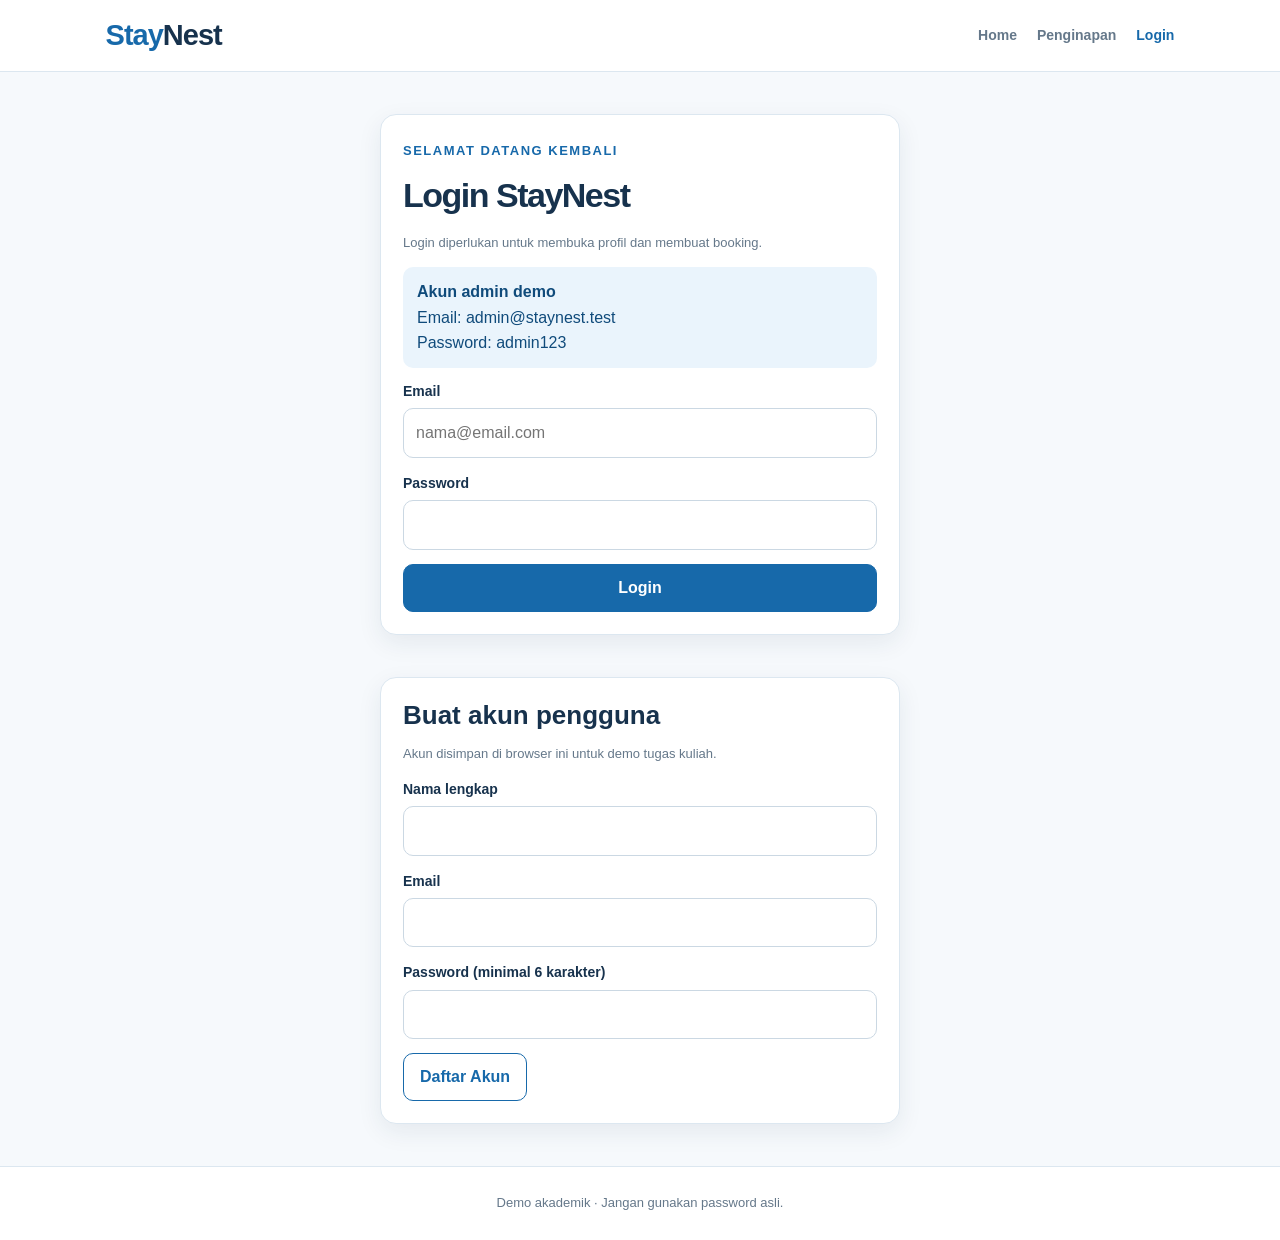
<file: admin.html>
<!DOCTYPE html>
<html lang="id">
<head>
    <meta charset="UTF-8">
    <meta name="viewport" content="width=device-width, initial-scale=1.0">
    <title>Admin Panel | StayNest</title>
    <link rel="stylesheet" href="css/style.css">
    <script src="js/app.js" defer></script>
</head>
<body>
    <header class="site-header">
        <div class="container navbar">
            <a class="brand" href="index.html"><span>Stay</span>Nest</a>
            <nav class="nav-links" aria-label="Navigasi utama">
                <a href="index.html">Home</a>
                <a href="penginapan.html">Penginapan</a>
                <a href="login.html" data-login-link>Login</a>
                <a href="profil.html" data-profile-link class="hidden">Profil</a>
                <a class="active" href="admin.html" data-admin-link>Admin Panel</a>
                <button class="secondary hidden" type="button" data-logout-button>Keluar</button>
            </nav>
        </div>
    </header>

    <main class="section">
        <div class="container">
            <span class="eyebrow">Pengelolaan website</span>
            <h1 style="font-size: 38px;">Admin Panel</h1>
            <p class="lead">Kelola data penginapan, kategori, fasilitas, koordinat marker, dan status booking demo.</p>
            <div data-admin-message class="notice hidden" role="status"></div>

            <div class="stats">
                <div class="stat">
                    <span class="muted">Penginapan</span>
                    <strong data-stay-total>0</strong>
                </div>
                <div class="stat">
                    <span class="muted">Booking</span>
                    <strong data-booking-total>0</strong>
                </div>
                <div class="stat">
                    <span class="muted">Pengguna terdaftar</span>
                    <strong data-user-total>0</strong>
                </div>
            </div>

            <section class="panel" style="margin-bottom: 28px;">
                <h2>Tambah Penginapan</h2>
                <p class="muted">Isi koordinat latitude dan longitude supaya marker bisa muncul di Google Maps.</p>
                <form data-admin-form>
                    <div class="grid" style="grid-template-columns: repeat(2, minmax(0, 1fr));">
                        <div class="field">
                            <label for="stayName">Nama penginapan</label>
                            <input id="stayName" required>
                        </div>
                        <div class="field">
                            <label for="stayCategory">Kategori</label>
                            <select id="stayCategory" required>
                                <option value="Hotel">Hotel</option>
                                <option value="Villa">Villa</option>
                                <option value="Homestay">Homestay</option>
                            </select>
                        </div>
                        <div class="field">
                            <label for="stayPrice">Harga per malam (Rp)</label>
                            <input id="stayPrice" type="number" min="1" required>
                        </div>
                        <div class="field">
                            <label for="stayArea">Daerah / kecamatan</label>
                            <input id="stayArea" required placeholder="Contoh: Wenang">
                        </div>
                        <div class="field">
                            <label for="stayAddress">Alamat</label>
                            <input id="stayAddress" required>
                        </div>
                        <div class="field">
                            <label for="stayDescription">Deskripsi singkat</label>
                            <input id="stayDescription" required>
                        </div>
                        <div class="field">
                            <label for="stayLat">Latitude</label>
                            <input id="stayLat" type="number" step="any" min="-90" max="90" required placeholder="Contoh: 1.4748">
                        </div>
                        <div class="field">
                            <label for="stayLng">Longitude</label>
                            <input id="stayLng" type="number" step="any" min="-180" max="180" required placeholder="Contoh: 124.8421">
                        </div>
                    </div>
                    <div class="field">
                        <label>Fasilitas</label>
                        <div class="check-list" data-facility-options></div>
                    </div>
                    <button type="submit">Tambah ke Website dan Peta</button>
                </form>
            </section>

            <section style="margin-bottom: 28px;">
                <h2>Daftar Penginapan</h2>
                <p class="muted">Menghapus data di sini juga menghapus marker terkait dari peta.</p>
                <div class="table-wrap">
                    <table>
                        <thead>
                            <tr>
                                <th>Nama</th>
                                <th>Kategori</th>
                                <th>Daerah</th>
                                <th>Harga / malam</th>
                                <th>Aksi</th>
                            </tr>
                        </thead>
                        <tbody data-admin-stays></tbody>
                    </table>
                </div>
            </section>

            <section>
                <h2>Kelola Booking Demo</h2>
                <p class="muted">Ubah status booking dari daftar berikut. Perubahan tersimpan di browser ini.</p>
                <div class="table-wrap">
                    <table>
                        <thead>
                            <tr>
                                <th>Penginapan</th>
                                <th>Pemesan</th>
                                <th>Tanggal</th>
                                <th>Total</th>
                                <th>Status</th>
                            </tr>
                        </thead>
                        <tbody data-admin-bookings></tbody>
                    </table>
                </div>
            </section>

            <div class="notice" style="margin-top: 28px;">
                <strong>Penting:</strong> Admin Panel ini adalah simulasi front-end. Data disimpan di localStorage browser, belum memakai database/server. Untuk aplikasi nyata, login, password, hak akses, dan data booking harus dipindahkan ke backend yang aman.
            </div>
        </div>
    </main>

    <footer class="site-footer">
        <div class="container">© StayNest · Admin demo</div>
    </footer>
</body>
</html>
</file>
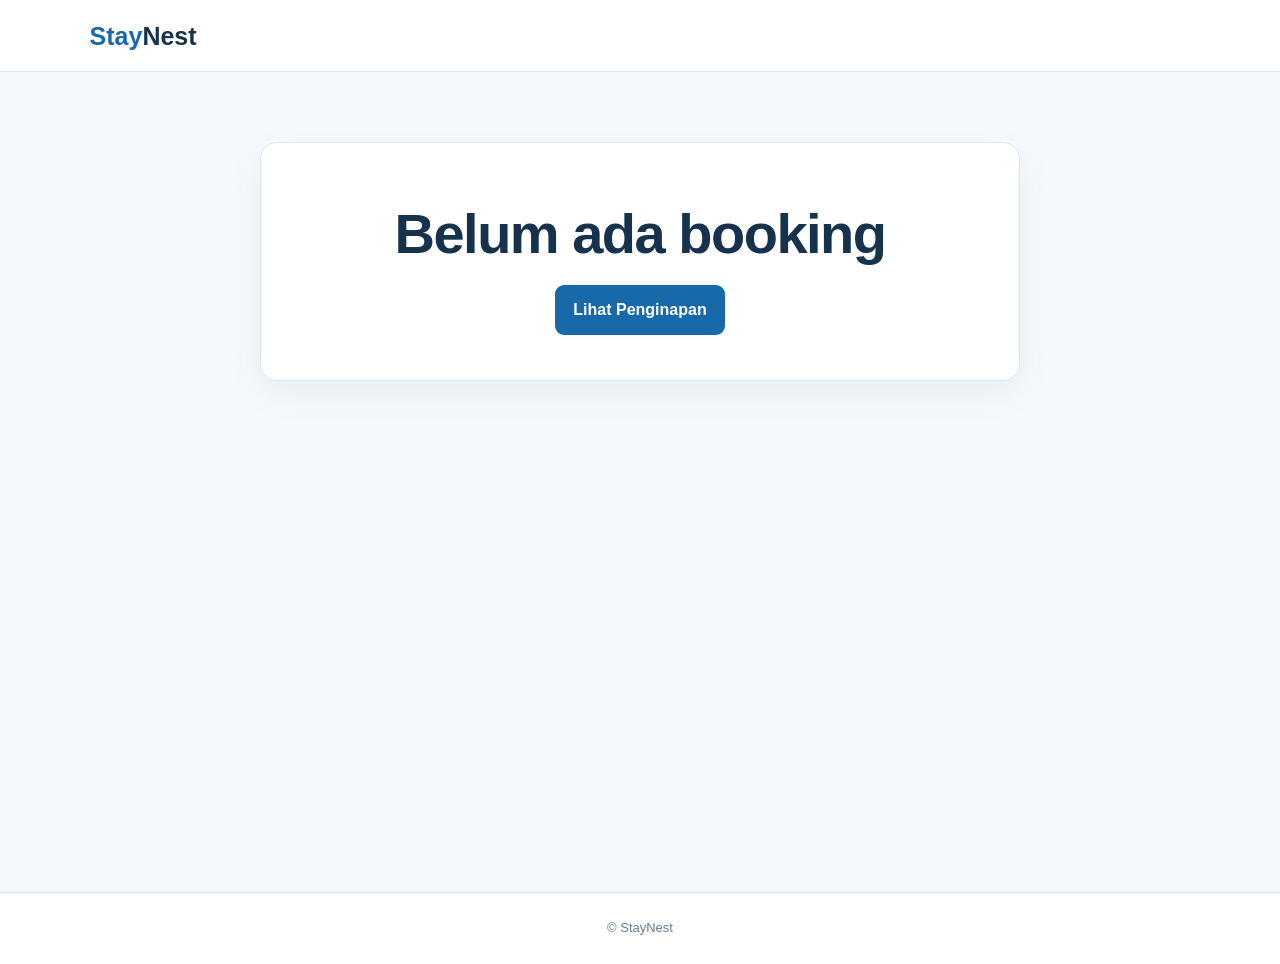
<file: konfirmasi.html>
<html lang="id">
    <head>
        <meta charset="utf-8">
        <meta content="width=device-width,initial-scale=1" name="viewport">
        <title>
            Booking Berhasil - StayNest
        </title>
        <link href="css/style.css" rel="stylesheet">
    </head>
    <body>
        <header>
            <a class="logo" href="index.html">
                Stay<span>Nest</span>
            </a>
        </header>
        <main>
            <section class="confirmation" id="confirmation">
            </section>
        </main>
        <footer>
            © StayNest
        </footer>
        <script src="js/script.js">
        </script>
    </body>
</html>
</file>
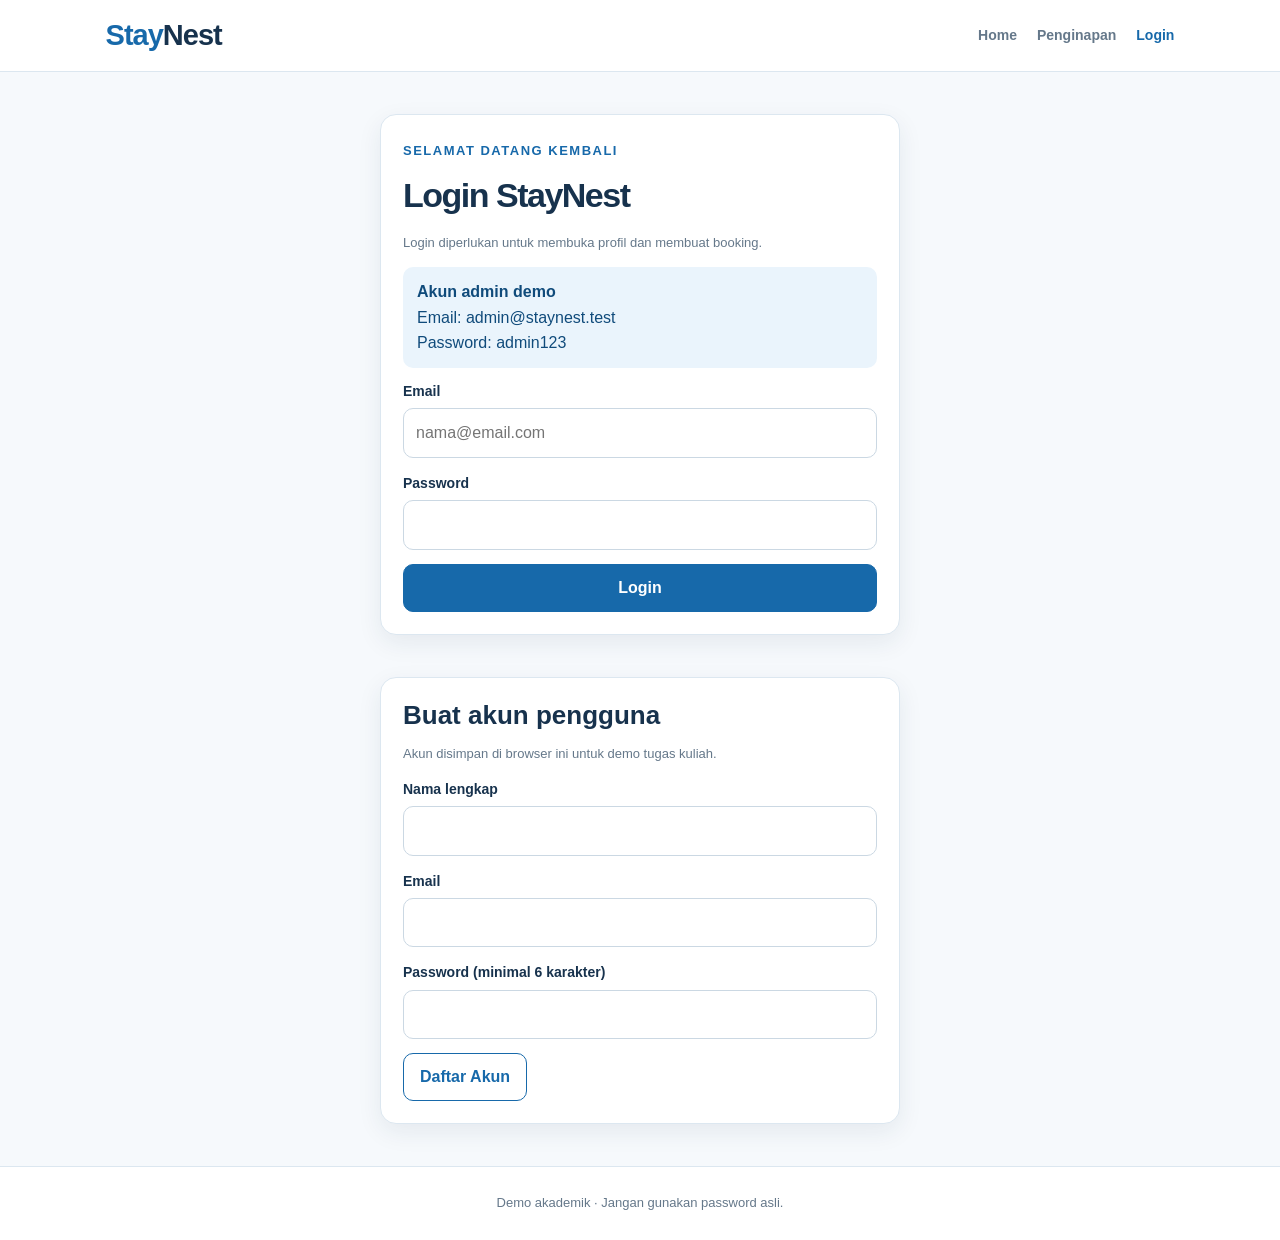
<file: login.html>
<!DOCTYPE html>
<html lang="id">
<head>
    <meta charset="UTF-8">
    <meta name="viewport" content="width=device-width, initial-scale=1.0">
    <title>Login dan Daftar | StayNest</title>
    <link rel="stylesheet" href="css/style.css">
    <script src="js/app.js" defer></script>
</head>
<body>
    <header class="site-header">
        <div class="container navbar">
            <a class="brand" href="index.html"><span>Stay</span>Nest</a>
            <nav class="nav-links" aria-label="Navigasi utama">
                <a href="index.html">Home</a>
                <a href="penginapan.html">Penginapan</a>
                <a class="active" href="login.html" data-login-link>Login</a>
                <a href="profil.html" data-profile-link class="hidden">Profil</a>
                <a href="admin.html" data-admin-link class="hidden">Admin Panel</a>
                <button class="secondary hidden" type="button" data-logout-button>Keluar</button>
            </nav>
        </div>
    </header>

    <main class="container">
        <div class="form-card panel">
            <span class="eyebrow">Selamat datang kembali</span>
            <h1 style="font-size: 34px;">Login StayNest</h1>
            <p class="muted">Login diperlukan untuk membuka profil dan membuat booking.</p>
            <div class="notice">
                <strong>Akun admin demo</strong><br>
                Email: admin@staynest.test<br>
                Password: admin123
            </div>
            <form data-login-form>
                <div class="field">
                    <label for="email">Email</label>
                    <input id="email" type="email" autocomplete="username" required placeholder="nama@email.com">
                </div>
                <div class="field">
                    <label for="password">Password</label>
                    <input id="password" type="password" autocomplete="current-password" required>
                </div>
                <div data-login-message class="notice hidden" role="status"></div>
                <button type="submit" style="width: 100%;">Login</button>
            </form>
        </div>

        <div class="form-card panel">
            <h2 style="font-size: 26px;">Buat akun pengguna</h2>
            <p class="muted">Akun disimpan di browser ini untuk demo tugas kuliah.</p>
            <form data-register-form>
                <div class="field">
                    <label for="registerName">Nama lengkap</label>
                    <input id="registerName" required>
                </div>
                <div class="field">
                    <label for="registerEmail">Email</label>
                    <input id="registerEmail" type="email" required>
                </div>
                <div class="field">
                    <label for="registerPassword">Password (minimal 6 karakter)</label>
                    <input id="registerPassword" type="password" minlength="6" required>
                </div>
                <div data-register-message class="notice hidden" role="status"></div>
                <button class="secondary" type="submit">Daftar Akun</button>
            </form>
        </div>
    </main>

    <footer class="site-footer">
        <div class="container">Demo akademik · Jangan gunakan password asli.</div>
    </footer>
</body>
</html>
</file>
<file: css/style.css>
* {
    box-sizing: border-box;
}

body {
    margin: 0;
    font-family: Arial, sans-serif;
    color: #18324a;
    background: #f8fbfd;
    line-height: 1.6;
}

a {
    text-decoration: none;
    color: inherit;
}

header {
    height: 72px;
    background: #fff;
    border-bottom: 1px solid #dce7ef;
    display: flex;
    align-items: center;
    justify-content: space-between;
    padding: 0 7%;
    position: sticky;
    top: 0;
    z-index: 20;
}

.logo {
    font-size: 25px;
    font-weight: 800;
    color: #1769aa;
}

.logo span {
    color: #18324a;
}

nav {
    display: flex;
    gap: 25px;
}

nav a {
    font-size: 14px;
    color: #687d90;
}

nav a:hover, nav .active {
    color: #1769aa;
    font-weight: 700;
}

.btn {
    display: inline-block;
    border: 0;
    border-radius: 9px;
    background: #1769aa;
    color: #fff;
    padding: 12px 18px;
    font-weight: 700;
    cursor: pointer;
}

.btn:hover {
    background: #0d4f82;
}

.small {
    padding: 9px 13px;
    font-size: 13px;
}

.outline {
    background: #fff;
    color: #1769aa;
    border: 1px solid #1769aa;
    margin-left: 8px;
}

.light {
    background: #fff;
    color: #1769aa;
}

.hero {
    min-height: 500px;
    padding: 80px 8%;
    display: flex;
    align-items: center;
    background: linear-gradient(115deg, #eaf5ff, #fff);
}

.hero > div {
    max-width: 680px;
}

.hero h1 {
    font-size: clamp(40px, 6vw, 68px);
    line-height: 1.08;
    margin: 8px 0 18px;
}

.hero p:not(.eyebrow) {
    color: #687d90;
    font-size: 17px;
    margin-bottom: 28px;
}

.eyebrow {
    font-size: 12px;
    letter-spacing: 1.5px;
    color: #1769aa;
    font-weight: 800;
}

.search {
    width: 84%;
    max-width: 1000px;
    margin: -35px auto 0;
    background: #fff;
    padding: 20px;
    border-radius: 15px;
    box-shadow: 0 12px 35px #1946691a;
    display: flex;
    gap: 12px;
    position: relative;
}

.search input {
    flex: 1;
}

.section {
    padding: 70px 8%;
}

.compact {
    padding-top: 35px;
}

.heading {
    display: flex;
    justify-content: space-between;
    align-items: end;
    margin-bottom: 25px;
}

.heading h2, .info h2 {
    font-size: 32px;
    line-height: 1.2;
}

.heading > a {
    color: #1769aa;
    font-weight: 700;
}

.grid {
    display: grid;
    grid-template-columns: repeat(3, 1fr);
    gap: 22px;
}

.hotel {
    background: #fff;
    border: 1px solid #dce7ef;
    border-radius: 15px;
    overflow: hidden;
    box-shadow: 0 10px 30px #19466912;
}

.hotel img {
    width: 100%;
    height: 190px;
    object-fit: cover;
}

.hotelbody {
    padding: 17px;
}

.hotel h3 {
    margin: 0 0 4px;
}

.muted {
    color: #687d90;
    font-size: 13px;
}

.desc {
    color: #687d90;
    font-size: 13px;
}

.price {
    font-size: 18px;
    font-weight: 800;
    color: #1769aa;
}

.price small {
    font-size: 11px;
    color: #687d90;
    font-weight: 400;
}

.hotel .btn {
    width: 100%;
    text-align: center;
}

.info {
    padding: 65px 8%;
    display: grid;
    grid-template-columns: 1fr 1fr;
    gap: 50px;
    background: #eaf5ff;
}

.info p {
    color: #687d90;
}

.contact {
    margin: 65px 8%;
    padding: 40px;
    background: #1769aa;
    color: #fff;
    border-radius: 16px;
}

.contact h2 {
    font-size: 30px;
    margin: 0 0 8px;
}

.page {
    padding: 60px 8% 35px;
    background: linear-gradient(115deg, #eaf5ff, #fff);
}

.page h1 {
    font-size: 44px;
    line-height: 1.15;
    margin: 0 0 8px;
}

.page p:not(.eyebrow) {
    color: #687d90;
}

.mapwrap {
    padding: 30px 8% 10px;
    background: #fff;
}

.maphead {
    display: flex;
    justify-content: space-between;
    align-items: end;
    margin-bottom: 15px;
}

.maphead h2 {
    margin: 0;
}

.maphead p {
    color: #687d90;
    margin: 0;
}

.mapwrap #map {
    height: 470px;
    border: 1px solid #dce7ef;
    border-radius: 15px;
    z-index: 1;
}

.mapwrap>small {
    display: block;
    color: #687d90;
    margin-top: 8px;
}

.filters {
    padding: 22px 8%;
    display: flex;
    gap: 12px;
    background: #fff;
    border-top: 1px solid #dce7ef;
    border-bottom: 1px solid #dce7ef;
}

.filters input {
    flex: 1;
}

.filters select {
    max-width: 240px;
}

.empty {
    text-align: center;
    padding: 50px;
    color: #687d90;
}

.hidden {
    display: none;
}

.detail {
    padding: 55px 8%;
}

.detailcard {
    display: grid;
    grid-template-columns: 1.1fr 1fr;
    gap: 35px;
    background: #fff;
    padding: 25px;
    border-radius: 16px;
    box-shadow: 0 12px 35px #19466912;
}

.detailcard img {
    width: 100%;
    height: 420px;
    object-fit: cover;
    border-radius: 12px;
}

.detail h1 {
    font-size: 38px;
    line-height: 1.15;
}

.facilities {
    display: flex;
    flex-wrap: wrap;
    gap: 7px;
}

.facility {
    background: #eaf5ff;
    padding: 7px 10px;
    border-radius: 20px;
    font-size: 12px;
}

.room {
    border: 1px solid #dce7ef;
    padding: 12px;
    border-radius: 9px;
    margin: 10px 0;
}

.maplink {
    display: block;
    text-align: center;
    color: #1769aa;
    font-weight: 700;
    font-size: 13px;
    margin-top: 10px;
}

.booking {
    max-width: 1100px;
    margin: auto;
    padding: 40px 6% 70px;
    display: grid;
    grid-template-columns: 1.2fr .8fr;
    gap: 25px;
}

.card {
    background: #fff;
    border: 1px solid #dce7ef;
    border-radius: 15px;
    padding: 25px;
    box-shadow: 0 10px 30px #19466912;
}

.card h2 {
    font-size: 20px;
    margin: 5px 0 15px;
}

.card label {
    display: block;
    font-size: 13px;
    font-weight: 700;
    margin-bottom: 14px;
}

.card input, .card select, .search input, .filters input, .filters select {
    width: 100%;
    padding: 12px;
    border: 1px solid #dce7ef;
    border-radius: 8px;
    background: #fff;
}

.total {
    background: #eaf5ff;
    padding: 15px;
    border-radius: 10px;
    margin: 18px 0;
}

.total span, .total small {
    display: block;
    color: #687d90;
}

.total b {
    display: block;
    color: #1769aa;
    font-size: 27px;
}

.full {
    width: 100%;
    text-align: center;
}

.card img {
    width: 100%;
    height: 210px;
    object-fit: cover;
    border-radius: 10px;
}

.rows {
    margin-top: 15px;
}

.row {
    display: flex;
    justify-content: space-between;
    padding: 8px 0;
    border-bottom: 1px solid #dce7ef;
    font-size: 13px;
}

.row span {
    color: #687d90;
}

.confirmation {
    max-width: 800px;
    margin: 70px auto;
    padding: 0 20px;
}

.success {
    text-align: center;
    background: #fff;
    padding: 45px;
    border: 1px solid #dce7ef;
    border-radius: 17px;
    box-shadow: 0 12px 35px #19466912;
}

.successicon {
    font-size: 34px;
    width: 68px;
    height: 68px;
    border-radius: 50%;
    background: #e7f7ed;
    margin: auto;
    display: grid;
    place-items: center;
}

.code {
    display: inline-block;
    background: #eaf5ff;
    color: #1769aa;
    font-weight: 800;
    padding: 7px 12px;
    border-radius: 8px;
    margin: 12px;
}

.confirmrows {
    text-align: left;
    max-width: 550px;
    margin: 20px auto;
}

.confirmrows .row:last-child {
    font-size: 16px;
    color: #1769aa;
    font-weight: 800;
}

footer {
    text-align: center;
    padding: 25px;
    background: #fff;
    border-top: 1px solid #dce7ef;
    color: #687d90;
    font-size: 13px;
}

@media(max-width:850px) {
    nav {
        display: none;
    }
    .grid {
        grid-template-columns: 1fr 1fr;
    }
    .info, .detailcard, .booking {
        grid-template-columns: 1fr;
    }
    .maphead {
        align-items: flex-start;
        gap: 15px;
        flex-direction: column;
    }
}

@media(max-width:560px) {
    header {
        padding: 0 5%;
    }
    header .btn {
        display: none;
    }
    .grid {
        grid-template-columns: 1fr;
    }
    .hero {
        padding: 60px 6%;
    }
    .hero h1 {
        font-size: 40px;
    }
    .section, .detail, .page, .mapwrap, .filters {
        padding-left: 5%;
        padding-right: 5%;
    }
    .search {
        width: 90%;
        flex-direction: column;
    }
    .filters {
        flex-direction: column;
    }
    .filters select {
        max-width: none;
    }
    .mapwrap #map {
        height: 390px;
    }
    .page h1 {
        font-size: 34px;
    }
}

@media print {
    header, footer, .btn {
        display: none!important;
    }
}

/* =====================================================
GOOGLE MAPS
===================================================== */
.google-map-box {
    width: 100%;
    height: 470px;
    overflow: hidden;
    border: 1px solid #dce7ef;
    border-radius: 15px;
    box-shadow: 0 10px 30px #19466912;
}

.google-map-box iframe {
    width: 100%;
    height: 100%;
    border: 0;
}

@media (max-width: 850px) {
    .google-map-box {
        height: 400px;
    }
}

@media (max-width: 560px) {
    .google-map-box {
        height: 360px;
    }
}


/* Tambahan komponen Versi 1 untuk login, profil, admin, dan peta interaktif */

:root {
    --blue: #1769aa;
    --blue-dark: #104b7b;
    --blue-light: #eaf4fc;
    --ink: #17324d;
    --muted: #65788a;
    --line: #dce7f0;
    --white: #ffffff;
    --bg: #f6f9fc;
    --danger: #b42318;
    --success: #137547;
    --radius: 16px;
    --shadow: 0 8px 24px rgba(22, 55, 82, 0.08);
}

* {
    box-sizing: border-box;
}

html {
    scroll-behavior: smooth;
}

body {
    margin: 0;
    background: var(--bg);
    color: var(--ink);
    font-family: Arial, Helvetica, sans-serif;
    line-height: 1.6;
}

a {
    color: var(--blue);
    text-decoration: none;
}

button,
input,
select,
textarea {
    font: inherit;
}

button,
.button {
    display: inline-flex;
    align-items: center;
    justify-content: center;
    gap: 8px;
    border: 1px solid var(--blue);
    border-radius: 10px;
    background: var(--blue);
    color: var(--white);
    cursor: pointer;
    font-weight: 700;
    padding: 10px 16px;
    transition: 0.2s ease;
}

button:hover,
.button:hover {
    background: var(--blue-dark);
    color: var(--white);
    transform: translateY(-1px);
}

.button.secondary,
button.secondary {
    background: var(--white);
    color: var(--blue);
}

.button.danger,
button.danger {
    background: var(--danger);
    border-color: var(--danger);
}

button:disabled {
    cursor: not-allowed;
    opacity: 0.55;
    transform: none;
}

.container {
    width: min(1180px, calc(100% - 32px));
    margin: 0 auto;
}

.site-header {
    position: sticky;
    top: 0;
    z-index: 20;
    background: rgba(255, 255, 255, 0.97);
    border-bottom: 1px solid var(--line);
    backdrop-filter: blur(10px);
}

.navbar {
    display: flex;
    align-items: center;
    justify-content: space-between;
    gap: 24px;
    min-height: 76px;
}

.brand {
    color: var(--ink);
    font-size: 29px;
    font-weight: 800;
    letter-spacing: -1px;
}

.brand span {
    color: var(--blue);
}

.nav-links {
    display: flex;
    align-items: center;
    flex-wrap: wrap;
    gap: 20px;
}

.nav-links a {
    color: var(--muted);
    font-weight: 600;
}

.nav-links a:hover,
.nav-links a.active {
    color: var(--blue);
}

main {
    min-height: calc(100vh - 150px);
}

.hero {
    padding: 66px 0 54px;
    background: linear-gradient(135deg, #eaf4fc, #ffffff 72%);
}

.hero-grid {
    display: grid;
    grid-template-columns: 1.1fr 0.9fr;
    align-items: center;
    gap: 40px;
}

.eyebrow {
    color: var(--blue);
    font-size: 13px;
    font-weight: 800;
    letter-spacing: 1.5px;
    text-transform: uppercase;
}

h1,
h2,
h3 {
    line-height: 1.2;
}

h1 {
    margin: 12px 0 18px;
    font-size: clamp(34px, 5vw, 56px);
    letter-spacing: -1.5px;
}

h2 {
    margin: 0 0 12px;
    font-size: clamp(25px, 3vw, 34px);
}

h3 {
    margin: 0 0 8px;
}

.lead {
    max-width: 640px;
    color: var(--muted);
    font-size: 18px;
}

.hero-panel {
    padding: 26px;
    border: 1px solid var(--line);
    border-radius: 22px;
    background: var(--white);
    box-shadow: var(--shadow);
}

.section {
    padding: 46px 0;
}

.section-heading {
    display: flex;
    align-items: end;
    justify-content: space-between;
    gap: 20px;
    margin-bottom: 22px;
}

.muted {
    color: var(--muted);
}

.small {
    font-size: 13px;
}

.grid {
    display: grid;
    grid-template-columns: repeat(3, minmax(0, 1fr));
    gap: 20px;
}

.card {
    overflow: hidden;
    border: 1px solid var(--line);
    border-radius: var(--radius);
    background: var(--white);
    box-shadow: var(--shadow);
}

.card-body {
    padding: 18px;
}

.stay-art {
    display: grid;
    min-height: 150px;
    place-items: center;
    background: linear-gradient(135deg, #cfe7f9, #f1f8fe);
    font-size: 54px;
}

.card-topline,
.card-actions,
.row-between {
    display: flex;
    align-items: center;
    justify-content: space-between;
    gap: 12px;
}

.card-actions {
    flex-wrap: wrap;
    margin-top: 16px;
}

.price {
    color: var(--blue);
    font-size: 20px;
    font-weight: 800;
}

.pill {
    display: inline-block;
    padding: 4px 9px;
    border-radius: 999px;
    background: var(--blue-light);
    color: var(--blue-dark);
    font-size: 12px;
    font-weight: 700;
}

.panel {
    padding: 22px;
    border: 1px solid var(--line);
    border-radius: var(--radius);
    background: var(--white);
    box-shadow: var(--shadow);
}

.filters {
    display: grid;
    grid-template-columns: 1.2fr 0.8fr 1fr 1fr auto;
    gap: 12px;
    margin: 20px 0;
}

.field {
    display: flex;
    flex-direction: column;
    gap: 6px;
    margin-bottom: 14px;
}

.field label {
    font-size: 14px;
    font-weight: 700;
}

input,
select,
textarea {
    width: 100%;
    min-width: 0;
    padding: 11px 12px;
    border: 1px solid #cbd8e3;
    border-radius: 10px;
    background: var(--white);
    color: var(--ink);
}

input:focus,
select:focus,
textarea:focus {
    outline: 3px solid #d7ebfb;
    border-color: var(--blue);
}

.map-wrap {
    overflow: hidden;
    border: 1px solid var(--line);
    border-radius: 18px;
    background: #eaf4fc;
    box-shadow: var(--shadow);
}

#map {
    width: 100%;
    height: 500px;
}

.map-note {
    padding: 12px 16px;
    background: var(--white);
    color: var(--muted);
    font-size: 13px;
}

.form-card {
    width: min(520px, 100%);
    margin: 42px auto;
}

.notice {
    margin: 12px 0;
    padding: 12px 14px;
    border-radius: 10px;
    background: var(--blue-light);
    color: var(--blue-dark);
}

.notice.error {
    background: #fff0ef;
    color: var(--danger);
}

.notice.success {
    background: #eaf8f0;
    color: var(--success);
}

.stats {
    display: grid;
    grid-template-columns: repeat(3, minmax(0, 1fr));
    gap: 16px;
    margin-bottom: 24px;
}

.stat {
    padding: 18px;
    border: 1px solid var(--line);
    border-radius: 14px;
    background: var(--white);
}

.stat strong {
    display: block;
    color: var(--blue);
    font-size: 28px;
}

.table-wrap {
    overflow-x: auto;
    border: 1px solid var(--line);
    border-radius: 14px;
    background: var(--white);
}

table {
    width: 100%;
    border-collapse: collapse;
    min-width: 720px;
}

th,
td {
    padding: 12px 14px;
    border-bottom: 1px solid var(--line);
    text-align: left;
    vertical-align: top;
}

th {
    background: var(--blue-light);
    color: var(--blue-dark);
}

tr:last-child td {
    border-bottom: 0;
}

.check-list {
    display: grid;
    grid-template-columns: repeat(2, minmax(0, 1fr));
    gap: 8px;
}

.check-list label {
    display: flex;
    align-items: center;
    gap: 8px;
    font-weight: 400;
}

.check-list input {
    width: auto;
}

.empty-state {
    padding: 28px;
    border: 1px dashed #b8cbd9;
    border-radius: 14px;
    background: var(--white);
    text-align: center;
    color: var(--muted);
}

.site-footer {
    padding: 26px 0;
    border-top: 1px solid var(--line);
    background: var(--white);
    color: var(--muted);
    text-align: center;
}

.hidden {
    display: none !important;
}

@media (max-width: 900px) {
    .hero-grid {
        grid-template-columns: 1fr;
    }

    .grid {
        grid-template-columns: repeat(2, minmax(0, 1fr));
    }

    .filters {
        grid-template-columns: repeat(2, minmax(0, 1fr));
    }
}

@media (max-width: 600px) {
    .navbar {
        align-items: flex-start;
        flex-direction: column;
        padding: 14px 0;
    }

    .nav-links {
        gap: 12px;
    }

    .grid,
    .stats,
    .filters,
    .check-list {
        grid-template-columns: 1fr;
    }

    .section-heading {
        align-items: flex-start;
        flex-direction: column;
    }

    #map {
        height: 390px;
    }
}
</file>
